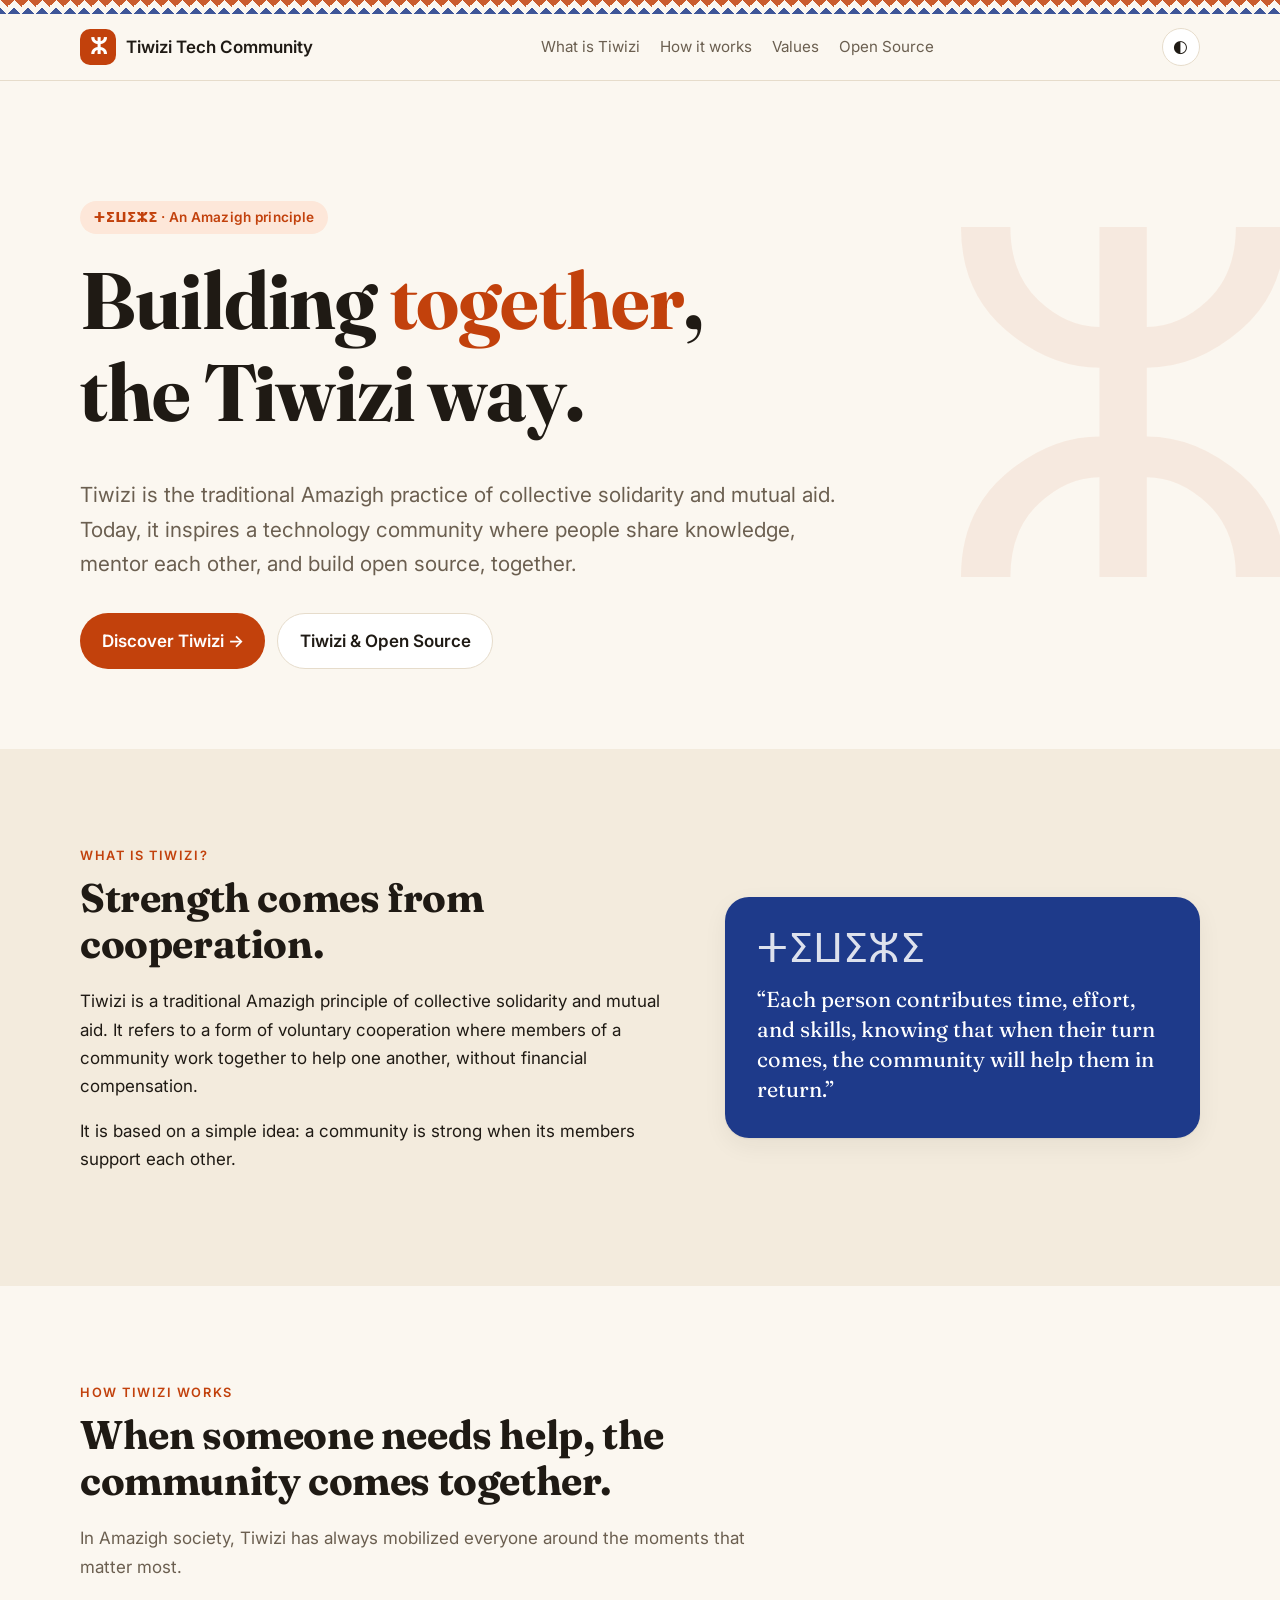
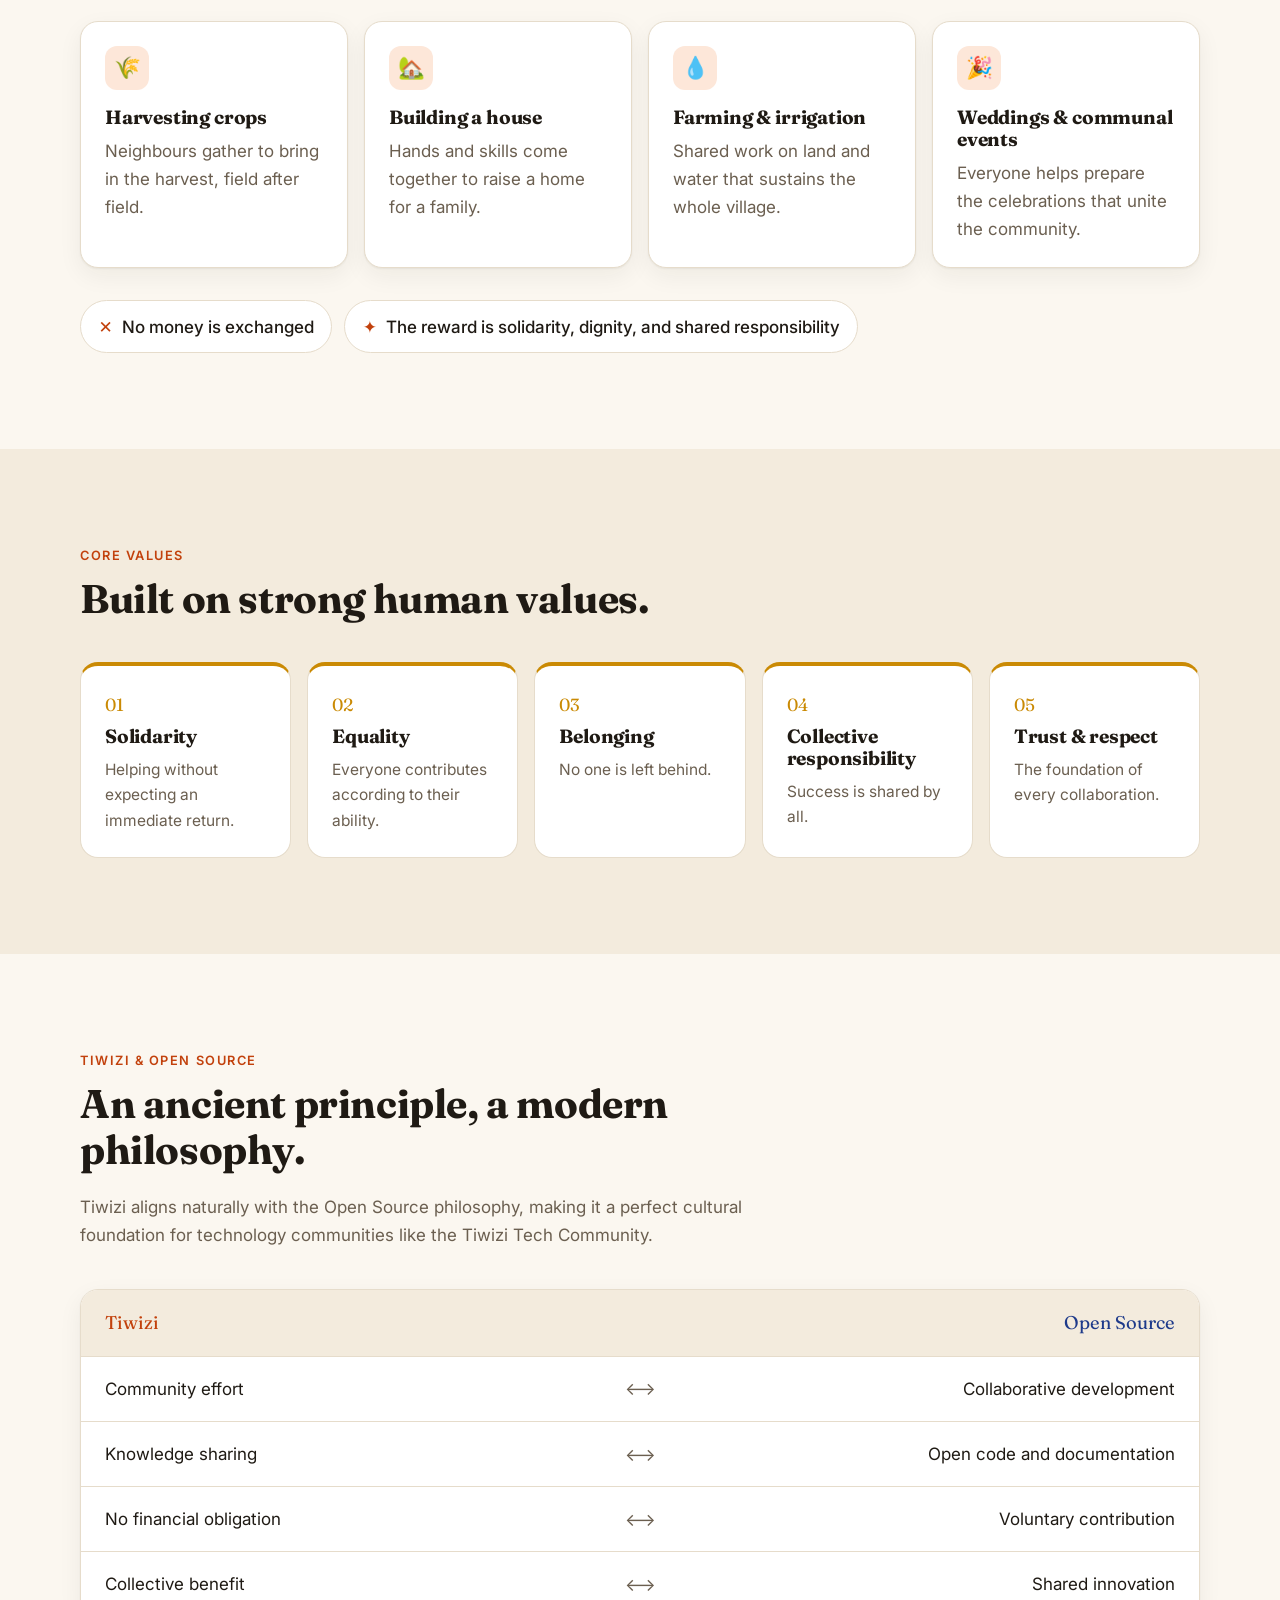
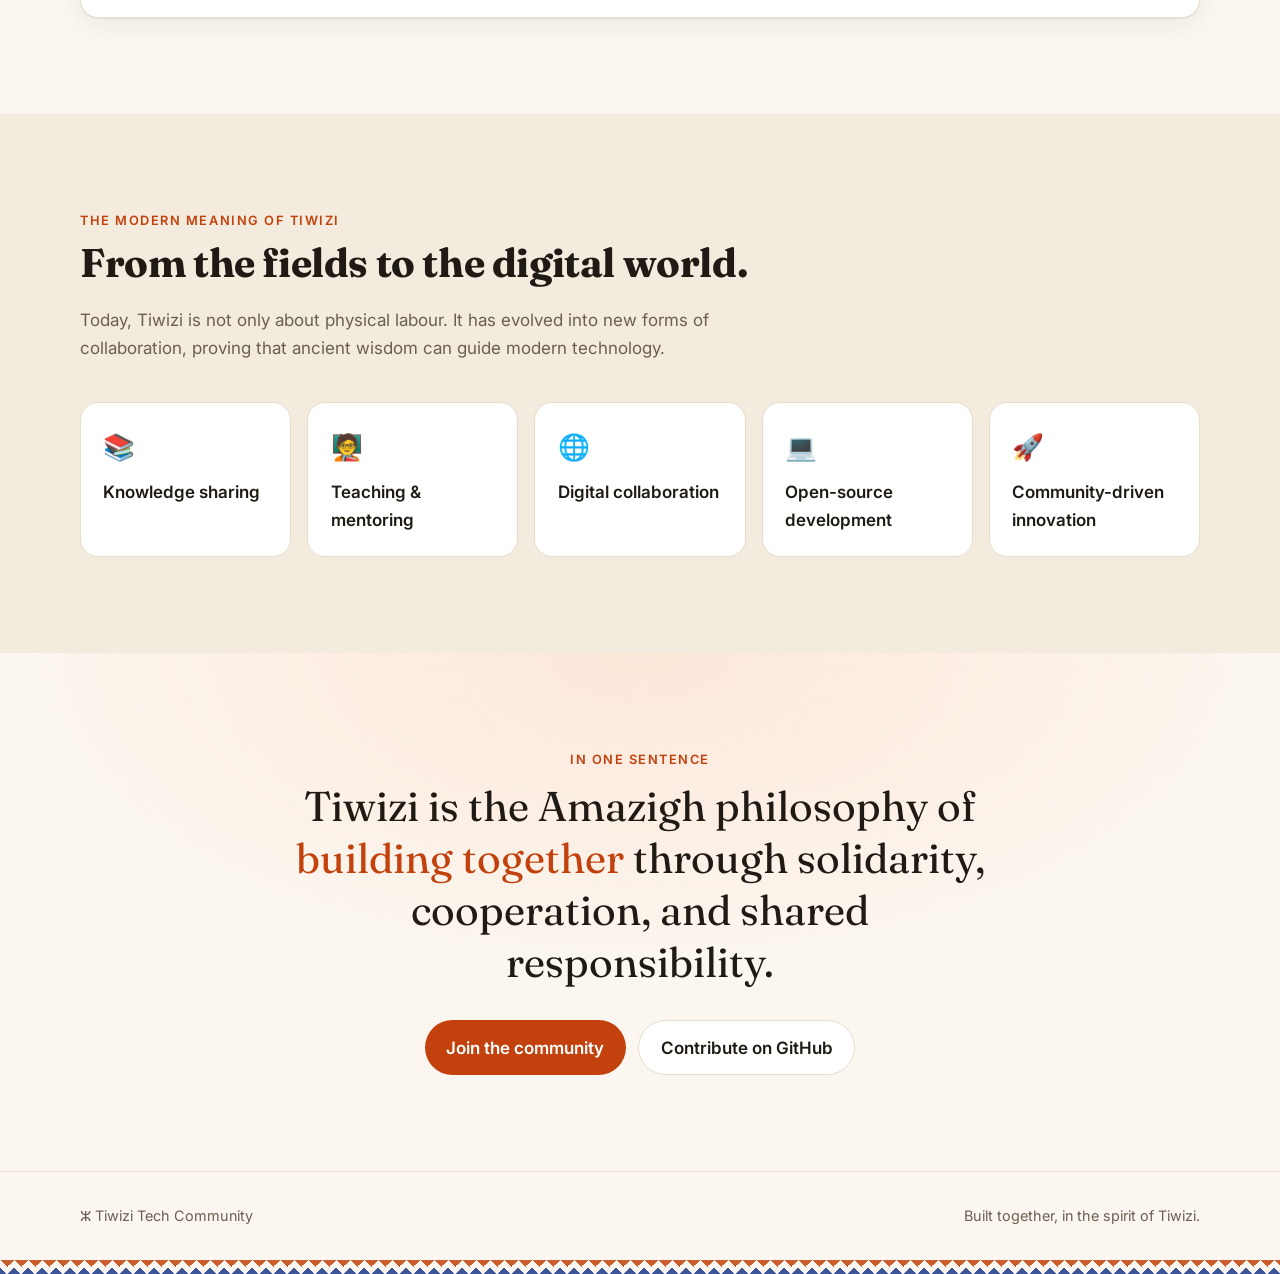
<file: index.html>
<!doctype html>
<html lang="en">
<head>
  <meta charset="utf-8">
  <meta name="viewport" content="width=device-width, initial-scale=1">
  <title>Tiwizi Tech Community</title>
  <meta name="description" content="Tiwizi is the Amazigh philosophy of building together through solidarity, cooperation, and shared responsibility — the cultural foundation of the Tiwizi Tech Community.">
  <meta property="og:title" content="Tiwizi Tech Community">
  <meta property="og:description" content="Building together through solidarity, cooperation, and shared responsibility.">
  <link rel="icon" href="data:image/svg+xml,%3Csvg xmlns='http://www.w3.org/2000/svg' viewBox='0 0 100 100'%3E%3Crect width='100' height='100' rx='22' fill='%23c2410c'/%3E%3Ctext x='50' y='72' font-size='64' text-anchor='middle' fill='white' font-family='serif'%3E%E2%B5%A3%3C/text%3E%3C/svg%3E">
  <link rel="preconnect" href="https://fonts.googleapis.com">
  <link rel="preconnect" href="https://fonts.gstatic.com" crossorigin>
  <link href="https://fonts.googleapis.com/css2?family=Fraunces:opsz,wght@9..144,500;9..144,700&family=Inter:wght@400;500;600&display=swap" rel="stylesheet">

  <style>
    :root {
      --bg: #fbf7f0;
      --surface: #ffffff;
      --surface-2: #f3ebdd;
      --text: #1f1a14;
      --muted: #6b5f50;
      --line: #e6dccb;
      --accent: #c2410c;        /* terracotta / ochre */
      --accent-2: #1e3a8a;      /* Amazigh indigo */
      --accent-3: #ca8a04;      /* saffron */
      --accent-soft: #fde7d9;
      --radius: 18px;
      --shadow: 0 1px 2px rgb(31 26 20 / .06), 0 8px 24px rgb(31 26 20 / .06);
      --container: min(1120px, 100% - 2rem);
      color-scheme: light;
    }

    @media (prefers-color-scheme: dark) {
      :root:not([data-theme="light"]) {
        --bg: #14110d;
        --surface: #1d1914;
        --surface-2: #26201a;
        --text: #f3ece1;
        --muted: #b3a693;
        --line: #352d24;
        --accent: #f97316;
        --accent-2: #93a8f5;
        --accent-3: #facc15;
        --accent-soft: #3a2316;
        --shadow: 0 1px 2px rgb(0 0 0 / .4), 0 8px 24px rgb(0 0 0 / .35);
        color-scheme: dark;
      }
    }
    :root[data-theme="dark"] {
      --bg: #14110d;
      --surface: #1d1914;
      --surface-2: #26201a;
      --text: #f3ece1;
      --muted: #b3a693;
      --line: #352d24;
      --accent: #f97316;
      --accent-2: #93a8f5;
      --accent-3: #facc15;
      --accent-soft: #3a2316;
      --shadow: 0 1px 2px rgb(0 0 0 / .4), 0 8px 24px rgb(0 0 0 / .35);
      color-scheme: dark;
    }

    *, *::before, *::after { box-sizing: border-box; }
    html { scroll-behavior: smooth; }
    @media (prefers-reduced-motion: reduce) { html { scroll-behavior: auto; } }

    body {
      margin: 0;
      font-family: "Inter", system-ui, -apple-system, "Segoe UI", sans-serif;
      font-size: 1.0625rem;
      line-height: 1.65;
      color: var(--text);
      background: var(--bg);
      -webkit-font-smoothing: antialiased;
    }

    h1, h2, h3 {
      font-family: "Fraunces", Georgia, serif;
      line-height: 1.15;
      letter-spacing: -0.01em;
      margin: 0 0 .5em;
    }
    h2 { font-size: clamp(1.75rem, 3vw + .5rem, 2.5rem); }
    h3 { font-size: 1.2rem; }
    p { margin: 0 0 1em; }
    a { color: inherit; }

    .container { width: var(--container); margin-inline: auto; }

    /* ---------- Amazigh-inspired border motif ---------- */
    .motif {
      height: 14px;
      background:
        linear-gradient(135deg, var(--accent) 25%, transparent 25%) -7px 0 / 14px 14px,
        linear-gradient(225deg, var(--accent) 25%, transparent 25%) -7px 0 / 14px 14px,
        linear-gradient(315deg, var(--accent-2) 25%, transparent 25%) 0 0 / 14px 14px,
        linear-gradient(45deg,  var(--accent-2) 25%, transparent 25%) 0 0 / 14px 14px;
      opacity: .85;
    }

    /* ---------- Header ---------- */
    .site-header {
      position: sticky;
      top: 0;
      z-index: 10;
      background: color-mix(in srgb, var(--bg) 85%, transparent);
      backdrop-filter: blur(10px);
      border-bottom: 1px solid var(--line);
    }
    .nav {
      display: flex;
      align-items: center;
      justify-content: space-between;
      gap: 1rem;
      padding-block: .85rem;
    }
    .brand {
      display: flex;
      align-items: center;
      gap: .6rem;
      font-weight: 600;
      text-decoration: none;
    }
    .brand-mark {
      display: grid;
      place-items: center;
      width: 2.25rem;
      height: 2.25rem;
      border-radius: 10px;
      background: var(--accent);
      color: #fff;
      font-size: 1.4rem;
      font-family: serif;
    }
    .nav-links {
      display: flex;
      gap: 1.25rem;
      list-style: none;
      margin: 0;
      padding: 0;
      font-size: .95rem;
      color: var(--muted);
    }
    .nav-links a { text-decoration: none; }
    .nav-links a:hover { color: var(--accent); }
    .theme-toggle {
      border: 1px solid var(--line);
      background: var(--surface);
      color: var(--text);
      border-radius: 999px;
      width: 2.4rem;
      height: 2.4rem;
      cursor: pointer;
      font-size: 1.05rem;
    }
    @media (max-width: 760px) {
      .nav-links { display: none; }
    }

    /* ---------- Hero ---------- */
    .hero {
      position: relative;
      overflow: hidden;
      padding-block: clamp(4rem, 10vw, 7.5rem) clamp(3rem, 7vw, 5rem);
    }
    .hero::before {
      content: "ⵣ";
      position: absolute;
      right: -2rem;
      top: 50%;
      transform: translateY(-50%);
      font-family: serif;
      font-size: clamp(16rem, 40vw, 30rem);
      line-height: 1;
      color: var(--accent);
      opacity: .07;
      pointer-events: none;
    }
    .eyebrow {
      display: inline-flex;
      align-items: center;
      gap: .5rem;
      padding: .35rem .85rem;
      border-radius: 999px;
      background: var(--accent-soft);
      color: var(--accent);
      font-size: .85rem;
      font-weight: 600;
      letter-spacing: .02em;
      margin-bottom: 1.25rem;
    }
    .hero h1 {
      font-size: clamp(2.6rem, 6vw + 1rem, 5rem);
      max-width: 14ch;
    }
    .hero h1 em {
      font-style: normal;
      color: var(--accent);
    }
    .hero .lead {
      font-size: clamp(1.1rem, 1vw + .9rem, 1.3rem);
      color: var(--muted);
      max-width: 60ch;
    }
    .actions {
      display: flex;
      flex-wrap: wrap;
      gap: .75rem;
      margin-top: 2rem;
    }
    .btn {
      display: inline-flex;
      align-items: center;
      gap: .5rem;
      padding: .8rem 1.35rem;
      border-radius: 999px;
      font-weight: 600;
      text-decoration: none;
      transition: transform .15s ease, background .15s ease;
    }
    .btn:hover { transform: translateY(-1px); }
    .btn-primary { background: var(--accent); color: #fff; }
    .btn-ghost { border: 1px solid var(--line); background: var(--surface); }

    /* ---------- Sections ---------- */
    section { padding-block: clamp(3.5rem, 8vw, 6rem); }
    .section-alt { background: var(--surface-2); }
    .section-head { max-width: 62ch; margin-bottom: 2.5rem; }
    .section-head p { color: var(--muted); }
    .kicker {
      display: block;
      font-size: .8rem;
      font-weight: 600;
      letter-spacing: .12em;
      text-transform: uppercase;
      color: var(--accent);
      margin-bottom: .6rem;
    }

    .grid {
      display: grid;
      grid-template-columns: repeat(auto-fit, minmax(240px, 1fr));
      gap: 1rem;
    }
    .card {
      background: var(--surface);
      border: 1px solid var(--line);
      border-radius: var(--radius);
      padding: 1.5rem;
      box-shadow: var(--shadow);
    }
    .card .icon {
      display: grid;
      place-items: center;
      width: 2.75rem;
      height: 2.75rem;
      border-radius: 12px;
      background: var(--accent-soft);
      font-size: 1.35rem;
      margin-bottom: 1rem;
    }
    .card p { color: var(--muted); margin: 0; }

    /* Intro split */
    .split {
      display: grid;
      grid-template-columns: 1.1fr .9fr;
      gap: clamp(2rem, 5vw, 4rem);
      align-items: center;
    }
    @media (max-width: 860px) { .split { grid-template-columns: 1fr; } }
    .quote-card {
      position: relative;
      background: var(--accent-2);
      color: #fff;
      border-radius: calc(var(--radius) + 6px);
      padding: 2rem;
      box-shadow: var(--shadow);
    }
    :root[data-theme="dark"] .quote-card { color: #10131f; }
    @media (prefers-color-scheme: dark) {
      :root:not([data-theme="light"]) .quote-card { color: #10131f; }
    }
    .quote-card .tifinagh {
      font-family: serif;
      font-size: 2.5rem;
      line-height: 1;
      opacity: .85;
      margin-bottom: 1rem;
    }
    .quote-card p {
      font-family: "Fraunces", Georgia, serif;
      font-size: 1.35rem;
      line-height: 1.4;
      margin: 0;
    }

    /* Principles strip */
    .principles {
      display: flex;
      flex-wrap: wrap;
      gap: .75rem;
      margin-top: 2rem;
    }
    .pill {
      display: inline-flex;
      align-items: center;
      gap: .55rem;
      padding: .7rem 1.1rem;
      border-radius: 999px;
      background: var(--surface);
      border: 1px solid var(--line);
      font-weight: 500;
    }
    .pill strong { color: var(--accent); }

    /* Values */
    .values {
      display: grid;
      grid-template-columns: repeat(auto-fit, minmax(200px, 1fr));
      gap: 1rem;
      counter-reset: value;
    }
    .value {
      position: relative;
      padding: 1.5rem 1.5rem 1.5rem 1.5rem;
      border-radius: var(--radius);
      background: var(--surface);
      border: 1px solid var(--line);
      border-top: 4px solid var(--accent-3);
    }
    .value::before {
      counter-increment: value;
      content: "0" counter(value);
      display: block;
      font-family: "Fraunces", Georgia, serif;
      font-size: 1.1rem;
      color: var(--accent-3);
      margin-bottom: .4rem;
    }
    .value p { color: var(--muted); margin: 0; font-size: .97rem; }

    /* Comparison */
    .compare {
      border: 1px solid var(--line);
      border-radius: var(--radius);
      overflow: hidden;
      background: var(--surface);
      box-shadow: var(--shadow);
    }
    .compare-row {
      display: grid;
      grid-template-columns: 1fr auto 1fr;
      align-items: center;
      gap: 1rem;
      padding: 1.1rem 1.5rem;
      border-top: 1px solid var(--line);
    }
    .compare-row:first-child { border-top: 0; }
    .compare-head {
      background: var(--surface-2);
      font-family: "Fraunces", Georgia, serif;
      font-size: 1.15rem;
    }
    .compare-head .left { color: var(--accent); }
    .compare-head .right { color: var(--accent-2); }
    .compare-row .right { text-align: right; }
    .compare-row .arrow {
      color: var(--muted);
      font-size: 1.1rem;
    }
    @media (max-width: 560px) {
      .compare-row { grid-template-columns: 1fr; gap: .25rem; text-align: left; }
      .compare-row .right { text-align: left; color: var(--muted); }
      .compare-row .arrow { display: none; }
      .compare-row:not(.compare-head) .right::before { content: "↳ "; }
    }

    /* Timeline */
    .evolution {
      display: grid;
      grid-template-columns: repeat(auto-fit, minmax(180px, 1fr));
      gap: 1rem;
    }
    .step {
      padding: 1.4rem;
      border-radius: var(--radius);
      background: var(--surface);
      border: 1px solid var(--line);
      display: flex;
      flex-direction: column;
      gap: .6rem;
    }
    .step .emoji { font-size: 1.6rem; }
    .step span { font-weight: 600; }

    /* Closing */
    .closing {
      text-align: center;
      background:
        radial-gradient(60rem 30rem at 50% 0%, var(--accent-soft), transparent 70%),
        var(--bg);
    }
    .closing .big {
      font-family: "Fraunces", Georgia, serif;
      font-size: clamp(1.6rem, 3vw + 1rem, 2.6rem);
      line-height: 1.25;
      max-width: 26ch;
      margin: 0 auto 2rem;
    }
    .closing .big mark {
      background: none;
      color: var(--accent);
    }
    .closing .actions { justify-content: center; }

    /* Footer */
    footer {
      border-top: 1px solid var(--line);
      padding-block: 2rem;
      color: var(--muted);
      font-size: .9rem;
    }
    footer .container {
      display: flex;
      flex-wrap: wrap;
      justify-content: space-between;
      gap: 1rem;
    }
  </style>
</head>

<body>
  <div class="motif" aria-hidden="true"></div>

  <header class="site-header">
    <nav class="nav container" aria-label="Main">
      <a href="#top" class="brand">
        <span class="brand-mark" aria-hidden="true">ⵣ</span>
        Tiwizi Tech Community
      </a>
      <ul class="nav-links">
        <li><a href="#what">What is Tiwizi</a></li>
        <li><a href="#how">How it works</a></li>
        <li><a href="#values">Values</a></li>
        <li><a href="#open-source">Open Source</a></li>
      </ul>
      <button class="theme-toggle" type="button" aria-label="Toggle dark mode" id="themeToggle">◐</button>
    </nav>
  </header>

  <main id="top">
    <!-- Hero -->
    <section class="hero">
      <div class="container">
        <span class="eyebrow">ⵜⵉⵡⵉⵣⵉ · An Amazigh principle</span>
        <h1>Building <em>together</em>, the Tiwizi way.</h1>
        <p class="lead">
          Tiwizi is the traditional Amazigh practice of collective solidarity and mutual aid.
          Today, it inspires a technology community where people share knowledge, mentor each other,
          and build open source, together.
        </p>
        <div class="actions">
          <a class="btn btn-primary" href="#what">Discover Tiwizi →</a>
          <a class="btn btn-ghost" href="#open-source">Tiwizi &amp; Open Source</a>
        </div>
      </div>
    </section>

    <!-- What is Tiwizi -->
    <section id="what" class="section-alt">
      <div class="container split">
        <div>
          <span class="kicker">What is Tiwizi?</span>
          <h2>Strength comes from cooperation.</h2>
          <p>
            Tiwizi is a traditional Amazigh principle of collective solidarity and mutual aid.
            It refers to a form of voluntary cooperation where members of a community work together
            to help one another, without financial compensation.
          </p>
          <p>
            It is based on a simple idea: a community is strong when its members support each other.
          </p>
        </div>
        <figure class="quote-card" style="margin:0">
          <div class="tifinagh" aria-hidden="true">ⵜⵉⵡⵉⵣⵉ</div>
          <p>“Each person contributes time, effort, and skills, knowing that when their turn comes, the community will help them in return.”</p>
        </figure>
      </div>
    </section>

    <!-- How it works -->
    <section id="how">
      <div class="container">
        <div class="section-head">
          <span class="kicker">How Tiwizi works</span>
          <h2>When someone needs help, the community comes together.</h2>
          <p>In Amazigh society, Tiwizi has always mobilized everyone around the moments that matter most.</p>
        </div>

        <div class="grid">
          <article class="card">
            <div class="icon" aria-hidden="true">🌾</div>
            <h3>Harvesting crops</h3>
            <p>Neighbours gather to bring in the harvest, field after field.</p>
          </article>
          <article class="card">
            <div class="icon" aria-hidden="true">🏡</div>
            <h3>Building a house</h3>
            <p>Hands and skills come together to raise a home for a family.</p>
          </article>
          <article class="card">
            <div class="icon" aria-hidden="true">💧</div>
            <h3>Farming &amp; irrigation</h3>
            <p>Shared work on land and water that sustains the whole village.</p>
          </article>
          <article class="card">
            <div class="icon" aria-hidden="true">🎉</div>
            <h3>Weddings &amp; communal events</h3>
            <p>Everyone helps prepare the celebrations that unite the community.</p>
          </article>
        </div>

        <div class="principles">
          <span class="pill"><strong>✕</strong> No money is exchanged</span>
          <span class="pill"><strong>✦</strong> The reward is solidarity, dignity, and shared responsibility</span>
        </div>
      </div>
    </section>

    <!-- Values -->
    <section id="values" class="section-alt">
      <div class="container">
        <div class="section-head">
          <span class="kicker">Core values</span>
          <h2>Built on strong human values.</h2>
        </div>

        <div class="values">
          <article class="value">
            <h3>Solidarity</h3>
            <p>Helping without expecting an immediate return.</p>
          </article>
          <article class="value">
            <h3>Equality</h3>
            <p>Everyone contributes according to their ability.</p>
          </article>
          <article class="value">
            <h3>Belonging</h3>
            <p>No one is left behind.</p>
          </article>
          <article class="value">
            <h3>Collective responsibility</h3>
            <p>Success is shared by all.</p>
          </article>
          <article class="value">
            <h3>Trust &amp; respect</h3>
            <p>The foundation of every collaboration.</p>
          </article>
        </div>
      </div>
    </section>

    <!-- Tiwizi and Open Source -->
    <section id="open-source">
      <div class="container">
        <div class="section-head">
          <span class="kicker">Tiwizi &amp; Open Source</span>
          <h2>An ancient principle, a modern philosophy.</h2>
          <p>Tiwizi aligns naturally with the Open Source philosophy, making it a perfect cultural foundation for technology communities like the Tiwizi Tech Community.</p>
        </div>

        <div class="compare" role="table" aria-label="Tiwizi compared with Open Source">
          <div class="compare-row compare-head" role="row">
            <span class="left" role="columnheader">Tiwizi</span>
            <span class="arrow" aria-hidden="true"></span>
            <span class="right" role="columnheader">Open Source</span>
          </div>
          <div class="compare-row" role="row">
            <span role="cell">Community effort</span>
            <span class="arrow" aria-hidden="true">⟷</span>
            <span class="right" role="cell">Collaborative development</span>
          </div>
          <div class="compare-row" role="row">
            <span role="cell">Knowledge sharing</span>
            <span class="arrow" aria-hidden="true">⟷</span>
            <span class="right" role="cell">Open code and documentation</span>
          </div>
          <div class="compare-row" role="row">
            <span role="cell">No financial obligation</span>
            <span class="arrow" aria-hidden="true">⟷</span>
            <span class="right" role="cell">Voluntary contribution</span>
          </div>
          <div class="compare-row" role="row">
            <span role="cell">Collective benefit</span>
            <span class="arrow" aria-hidden="true">⟷</span>
            <span class="right" role="cell">Shared innovation</span>
          </div>
        </div>
      </div>
    </section>

    <!-- Modern meaning -->
    <section class="section-alt">
      <div class="container">
        <div class="section-head">
          <span class="kicker">The modern meaning of Tiwizi</span>
          <h2>From the fields to the digital world.</h2>
          <p>Today, Tiwizi is not only about physical labour. It has evolved into new forms of collaboration, proving that ancient wisdom can guide modern technology.</p>
        </div>

        <div class="evolution">
          <div class="step"><span class="emoji" aria-hidden="true">📚</span><span>Knowledge sharing</span></div>
          <div class="step"><span class="emoji" aria-hidden="true">🧑‍🏫</span><span>Teaching &amp; mentoring</span></div>
          <div class="step"><span class="emoji" aria-hidden="true">🌐</span><span>Digital collaboration</span></div>
          <div class="step"><span class="emoji" aria-hidden="true">💻</span><span>Open-source development</span></div>
          <div class="step"><span class="emoji" aria-hidden="true">🚀</span><span>Community-driven innovation</span></div>
        </div>
      </div>
    </section>

    <!-- In one sentence -->
    <section class="closing">
      <div class="container">
        <span class="kicker">In one sentence</span>
        <p class="big">
          Tiwizi is the Amazigh philosophy of <mark>building together</mark> through solidarity,
          cooperation, and shared responsibility.
        </p>
        <div class="actions">
          <a class="btn btn-primary" href="#">Join the community</a>
          <a class="btn btn-ghost" href="#">Contribute on GitHub</a>
        </div>
      </div>
    </section>
  </main>

  <footer>
    <div class="container">
      <span>ⵣ Tiwizi Tech Community</span>
      <span>Built together, in the spirit of Tiwizi.</span>
    </div>
  </footer>
  <div class="motif" aria-hidden="true"></div>

  <script>
    (function () {
      var root = document.documentElement;
      var btn = document.getElementById("themeToggle");
      try {
        var saved = localStorage.getItem("tiwizi-theme");
        if (saved) root.setAttribute("data-theme", saved);
      } catch (e) {}
      btn.addEventListener("click", function () {
        var current = root.getAttribute("data-theme") ||
          (window.matchMedia("(prefers-color-scheme: dark)").matches ? "dark" : "light");
        var next = current === "dark" ? "light" : "dark";
        root.setAttribute("data-theme", next);
        try { localStorage.setItem("tiwizi-theme", next); } catch (e) {}
      });
    })();
  </script>
</body>
</html>
</file>
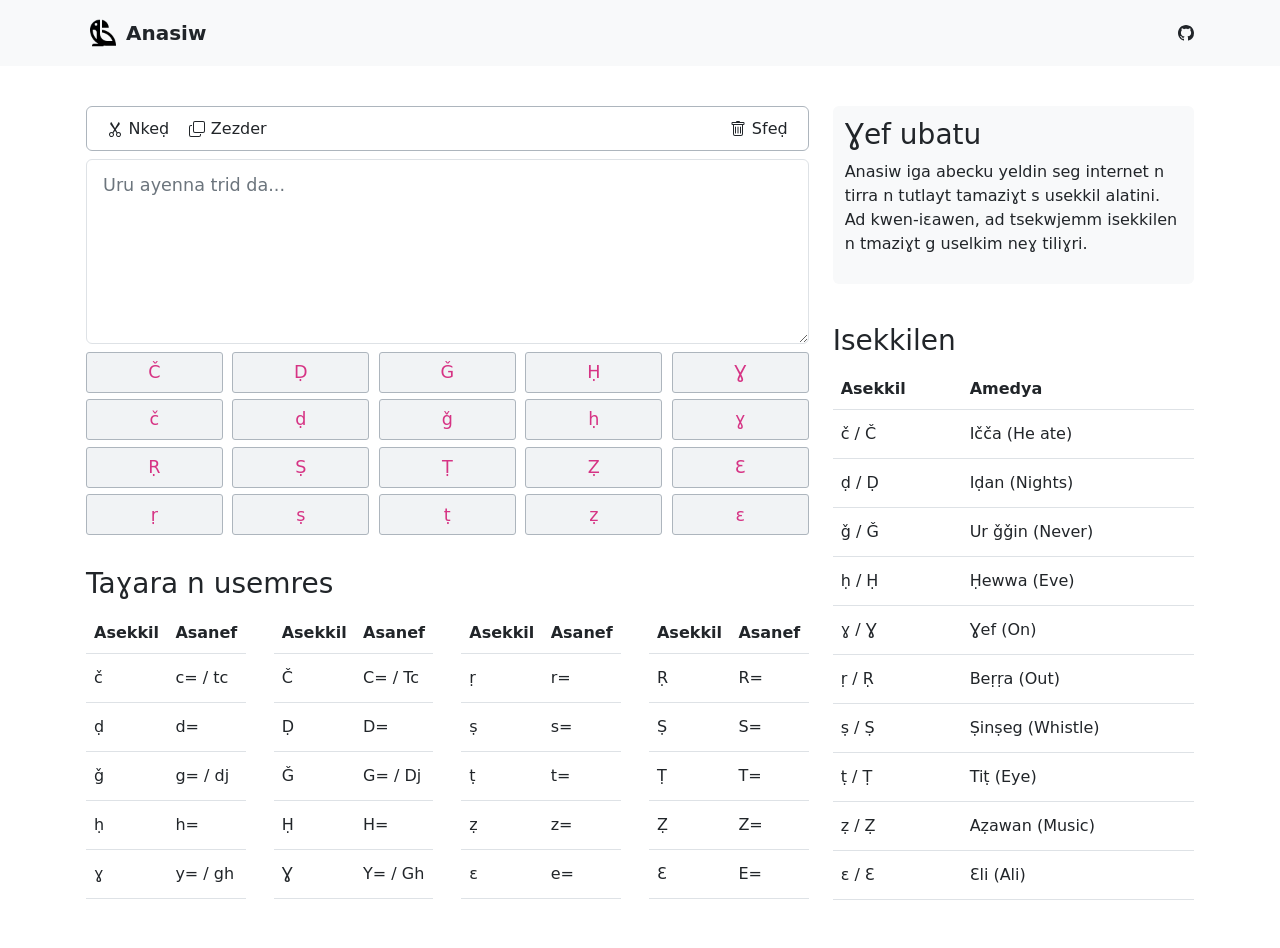
<file: anasiw/index.html>
<!DOCTYPE html>
<html lang="en">

<head>
    <meta charset="UTF-8">
    <meta name="viewport" content="width=device-width, initial-scale=1.0">
    <title>Anasiw</title>
    <link rel="icon" href="favicon.ico">
    <link rel="stylesheet" href="styles/anasiw.css">
    <script src="scripts/anasiw.js" defer></script>
</head>

<body>
    <header class="navbar">
        <div class="container navbar-inner">
            <a class="brand" href="./">
                <img src="images/logo.png" alt="" width="32" height="32">
                <span>Anasiw</span>
            </a>
            <a class="github" href="https://github.com/tiwizitech/anasiw-web" target="_blank" rel="noopener"
                aria-label="GitHub">
                <svg viewBox="0 0 16 16" width="16" height="16" aria-hidden="true">
                    <path fill="currentColor"
                        d="M8 0C3.58 0 0 3.58 0 8c0 3.54 2.29 6.53 5.47 7.59.4.07.55-.17.55-.38 0-.19-.01-.82-.01-1.49-2.01.37-2.53-.49-2.69-.94-.09-.23-.48-.94-.82-1.13-.28-.15-.68-.52-.01-.53.63-.01 1.08.58 1.23.82.72 1.21 1.87.87 2.33.66.07-.52.28-.87.51-1.07-1.78-.2-3.64-.89-3.64-3.95 0-.87.31-1.59.82-2.15-.08-.2-.36-1.02.08-2.12 0 0 .67-.21 2.2.82.64-.18 1.32-.27 2-.27.68 0 1.36.09 2 .27 1.53-1.04 2.2-.82 2.2-.82.44 1.1.16 1.92.08 2.12.51.56.82 1.27.82 2.15 0 3.07-1.87 3.75-3.65 3.95.29.25.54.73.54 1.48 0 1.07-.01 1.93-.01 2.2 0 .21.15.46.55.38A8.013 8.013 0 0016 8c0-4.42-3.58-8-8-8z" />
                </svg>
            </a>
        </div>
    </header>

    <main class="container layout">
        <section class="editor">
            <div class="toolbar">
                <button type="button" class="tool" id="cut-btn">
                    <svg viewBox="0 0 16 16" width="16" height="16" aria-hidden="true">
                        <path fill="currentColor"
                            d="M3.5 3.5c-.614-.884-.074-1.962.858-2.5L8 7.226 11.642 1c.932.538 1.472 1.616.858 2.5L8.81 8.61l1.556 2.661a2.5 2.5 0 1 1-.794.637L8 9.73l-1.572 2.177a2.5 2.5 0 1 1-.794-.637L7.19 8.61zm2.5 10a1.5 1.5 0 1 0-3 0 1.5 1.5 0 0 0 3 0m7 0a1.5 1.5 0 1 0-3 0 1.5 1.5 0 0 0 3 0" />
                    </svg>
                    Nkeḍ
                </button>
                <button type="button" class="tool" id="copy-btn">
                    <svg viewBox="0 0 16 16" width="16" height="16" aria-hidden="true">
                        <path fill="currentColor" fill-rule="evenodd"
                            d="M4 2a2 2 0 0 1 2-2h8a2 2 0 0 1 2 2v8a2 2 0 0 1-2 2H6a2 2 0 0 1-2-2zm2-1a1 1 0 0 0-1 1v8a1 1 0 0 0 1 1h8a1 1 0 0 0 1-1V2a1 1 0 0 0-1-1zM2 5a1 1 0 0 0-1 1v8a1 1 0 0 0 1 1h8a1 1 0 0 0 1-1v-1h1v1a2 2 0 0 1-2 2H2a2 2 0 0 1-2-2V6a2 2 0 0 1 2-2h1v1z" />
                    </svg>
                    Zezder
                </button>
                <button type="button" class="tool tool-end" id="clear-btn">
                    <svg viewBox="0 0 16 16" width="16" height="16" aria-hidden="true">
                        <path fill="currentColor"
                            d="M5.5 5.5A.5.5 0 0 1 6 6v6a.5.5 0 0 1-1 0V6a.5.5 0 0 1 .5-.5m2.5 0a.5.5 0 0 1 .5.5v6a.5.5 0 0 1-1 0V6a.5.5 0 0 1 .5-.5m3 .5a.5.5 0 0 0-1 0v6a.5.5 0 0 0 1 0z" />
                        <path fill="currentColor"
                            d="M14.5 3a1 1 0 0 1-1 1H13v9a2 2 0 0 1-2 2H5a2 2 0 0 1-2-2V4h-.5a1 1 0 0 1-1-1V2a1 1 0 0 1 1-1H6a1 1 0 0 1 1-1h2a1 1 0 0 1 1 1h3.5a1 1 0 0 1 1 1zM4.118 4 4 4.059V13a1 1 0 0 0 1 1h6a1 1 0 0 0 1-1V4.059L11.882 4zM2.5 3h11V2h-11z" />
                    </svg>
                    Sfeḍ
                </button>
            </div>

            <textarea id="text" class="text" aria-label="Aḍris" rows="6" placeholder="Uru ayenna trid da..."
                spellcheck="false"></textarea>

            <div class="keyboard" id="keyboard"></div>

            <h2>Taɣara n usemres</h2>
            <div class="shortcuts" id="shortcuts"></div>
        </section>

        <aside class="sidebar">
            <div class="about">
                <h2>Ɣef ubatu</h2>
                <p>Anasiw iga abecku yeldin seg internet n tirra n tutlayt tamaziɣt s usekkil alatini. Ad kwen-iɛawen,
                    ad tsekwjemm isekkilen n tmaziɣt g uselkim neɣ tiliɣri.</p>
            </div>

            <h2>Isekkilen</h2>
            <table>
                <thead>
                    <tr>
                        <th>Asekkil</th>
                        <th>Amedya</th>
                    </tr>
                </thead>
                <tbody>
                    <tr>
                        <td>č / Č</td>
                        <td>Ičča (He ate)</td>
                    </tr>
                    <tr>
                        <td>ḍ / Ḍ</td>
                        <td>Iḍan (Nights)</td>
                    </tr>
                    <tr>
                        <td>ǧ / Ǧ</td>
                        <td>Ur ǧǧin (Never)</td>
                    </tr>
                    <tr>
                        <td>ḥ / Ḥ</td>
                        <td>Ḥewwa (Eve)</td>
                    </tr>
                    <tr>
                        <td>ɣ / Ɣ</td>
                        <td>Ɣef (On)</td>
                    </tr>
                    <tr>
                        <td>ṛ / Ṛ</td>
                        <td>Beṛṛa (Out)</td>
                    </tr>
                    <tr>
                        <td>ṣ / Ṣ</td>
                        <td>Ṣinṣeg (Whistle)</td>
                    </tr>
                    <tr>
                        <td>ṭ / Ṭ</td>
                        <td>Tiṭ (Eye)</td>
                    </tr>
                    <tr>
                        <td>ẓ / Ẓ</td>
                        <td>Aẓawan (Music)</td>
                    </tr>
                    <tr>
                        <td>ɛ / Ɛ</td>
                        <td>Ɛli (Ali)</td>
                    </tr>
                </tbody>
            </table>
        </aside>
    </main>

    <output class="toast" id="toast" aria-live="polite"></output>
</body>

</html>
</file>
<file: anasiw/styles/anasiw.css>
:root {
    --text: #212529;
    --muted: #6c757d;
    --accent: #d63384;
    --border: #dee2e6;
    --border-strong: #adb5bd;
    --surface: #f8f9fa;
    --button: #f1f3f5;
    --button-hover: #e2e6ea;
    --focus-border: #86b7fe;
    --focus-ring: rgba(13, 110, 253, 0.25);
    --radius: 6px;
}

*,
*::before,
*::after {
    box-sizing: border-box;
}

body {
    margin: 0;
    font-family: system-ui, -apple-system, "Segoe UI", Roboto, "Helvetica Neue", Arial, sans-serif;
    font-size: 1rem;
    line-height: 1.5;
    color: var(--text);
    background: #fff;
}

h2 {
    margin: 0 0 0.75rem;
    font-size: 1.75rem;
    font-weight: 500;
    line-height: 1.2;
}

button {
    font: inherit;
    color: inherit;
    cursor: pointer;
}

.container {
    width: 100%;
    max-width: 1140px;
    margin: 0 auto;
    padding: 0 16px;
}

/* Navbar (dimensions from getbootstrap.com .bd-navbar) */
.navbar {
    background: var(--surface);
    padding: 0.75rem 0;
}

.navbar-inner {
    display: flex;
    align-items: center;
    justify-content: space-between;
}

.brand {
    display: flex;
    align-items: center;
    gap: 0.5rem;
    padding: 0.3125rem 0;
    font-size: 1.25rem;
    font-weight: 700;
    color: var(--text);
    text-decoration: none;
}

.github {
    display: flex;
    padding: 0.5rem;
    margin-right: -0.5rem;
    color: var(--text);
}

.github:hover {
    color: var(--muted);
}

/* Layout */
.layout {
    display: grid;
    grid-template-columns: 2fr 1fr;
    gap: 1.5rem;
    padding-top: 2.5rem;
    padding-bottom: 3rem;
}

/* Editor */
.toolbar {
    display: flex;
    gap: 0.25rem;
    padding: 0.35rem 0.75rem;
    border: 1px solid var(--border-strong);
    border-radius: var(--radius);
}

.tool {
    display: inline-flex;
    align-items: center;
    gap: 0.35rem;
    padding: 0.25rem 0.5rem;
    border: 0;
    border-radius: var(--radius);
    background: none;
}

.tool:hover {
    background: var(--button);
}

.tool-end {
    margin-left: auto;
}

.text {
    display: block;
    width: 100%;
    margin: 0.5rem 0;
    padding: 0.75rem 1rem;
    font: inherit;
    font-size: 1.1rem;
    color: var(--text);
    border: 1px solid var(--border);
    border-radius: var(--radius);
    resize: vertical;
}

.text::placeholder {
    color: var(--muted);
}

.text:focus {
    outline: none;
    border-color: var(--focus-border);
    box-shadow: 0 0 0 0.25rem var(--focus-ring);
}

.keyboard {
    display: grid;
    grid-template-columns: repeat(5, 1fr);
    gap: 0.4rem 0.6rem;
    margin-bottom: 2rem;
}

.key {
    padding: 0.4rem 0;
    font-size: 1.1rem;
    color: var(--accent);
    background: var(--button);
    border: 1px solid var(--border-strong);
    border-radius: 3px;
}

.key:hover {
    background: var(--button-hover);
}

.key:active {
    transform: translateY(1px);
}

/* Shortcuts */
.shortcuts {
    display: grid;
    grid-template-columns: repeat(4, 1fr);
    gap: 1.75rem;
}

/* Tables */
table {
    width: 100%;
    border-collapse: collapse;
}

th,
td {
    padding: 0.5rem;
    text-align: left;
    border-bottom: 1px solid var(--border);
}

th {
    font-weight: 700;
}

td {
    padding-block: 0.75rem;
}

/* Sidebar */
.about {
    margin-bottom: 2.5rem;
    padding: 0.75rem;
    background: var(--surface);
    border-radius: var(--radius);
}

.about h2 {
    margin-bottom: 0.5rem;
}

.about p {
    margin: 0 0 1rem;
}

/* Toast */
.toast {
    position: fixed;
    left: 50%;
    bottom: 1.5rem;
    padding: 0.5rem 1rem;
    color: #fff;
    background: var(--text);
    border-radius: var(--radius);
    opacity: 0;
    pointer-events: none;
    transform: translate(-50%, 0.5rem);
    transition: opacity 0.2s, transform 0.2s;
}

.toast.show {
    opacity: 1;
    transform: translate(-50%, 0);
}

/* Responsive */
@media (max-width: 991px) {
    .layout {
        grid-template-columns: 1fr;
    }

    .shortcuts {
        grid-template-columns: repeat(2, 1fr);
    }
}

@media (max-width: 575px) {
    .keyboard {
        gap: 0.35rem;
    }

    .shortcuts {
        gap: 1rem;
    }
}
</file>
